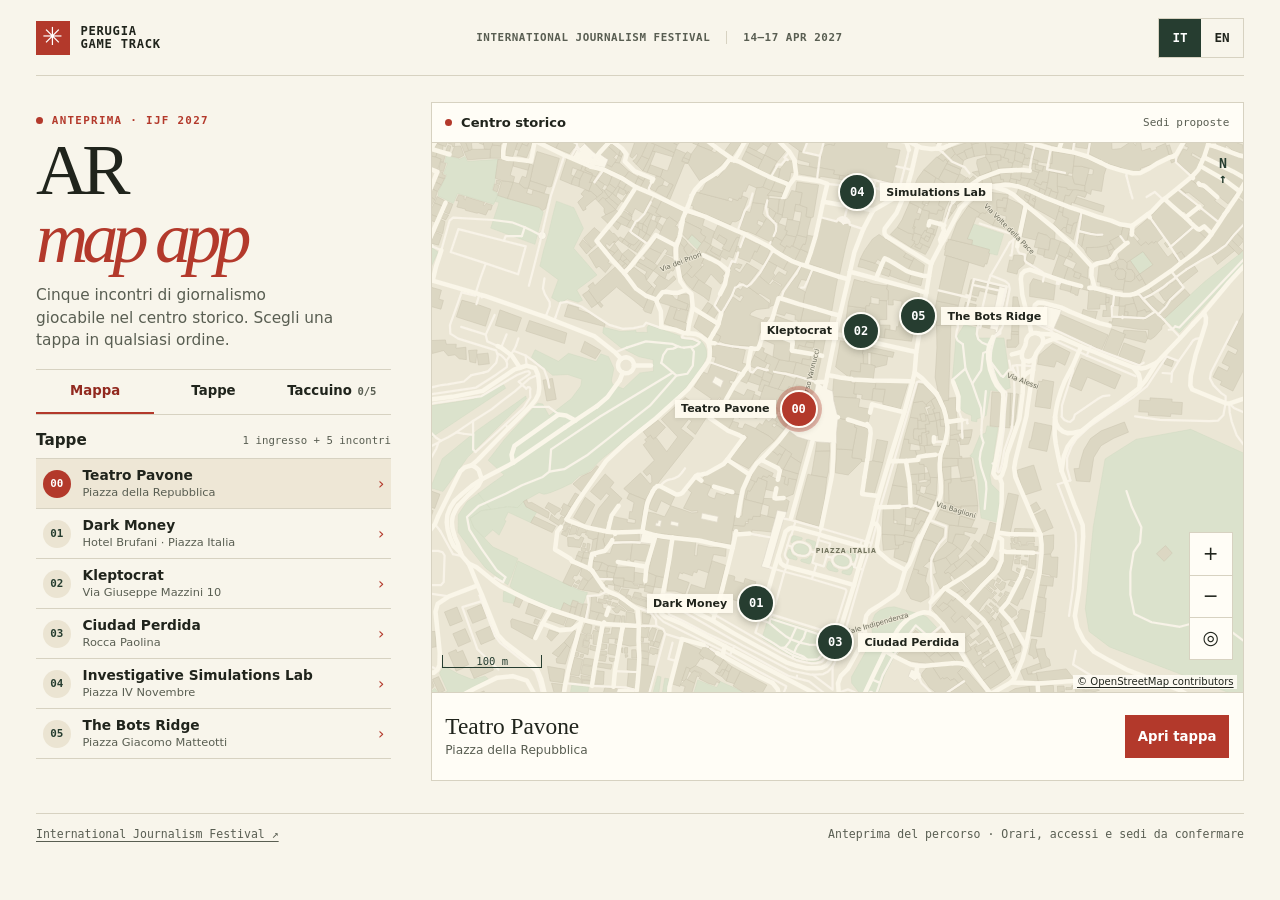
<file: index.html>
<!doctype html>
<html lang="it">
<head>
  <meta charset="utf-8">
  <meta name="viewport" content="width=device-width, initial-scale=1, viewport-fit=cover">
  <meta name="theme-color" content="#f8f5eb">
  <meta name="robots" content="noindex, nofollow">
  <meta name="description" content="Esplora la mappa del Perugia Game Track 2027.">
  <title>AR map app · Perugia Game Track</title>
  <link rel="stylesheet" href="./atlas.css">
  <script type="module" src="./atlas.js"></script>
</head>
<body>
  <a class="skip" href="#main" data-copy="skip">Vai al contenuto</a>
  <header class="mast">
    <a class="brand" href="./"><span class="brand-mark" aria-hidden="true">✳</span><span>PERUGIA<br>GAME TRACK</span></a>
    <span class="festival"><span>INTERNATIONAL JOURNALISM FESTIVAL</span><span>14–17 APR 2027</span></span>
    <div class="languages" aria-label="Language">
      <button type="button" lang="it" data-lang="it" aria-pressed="true">IT</button>
      <button type="button" lang="en" data-lang="en" aria-pressed="false">EN</button>
    </div>
  </header>
  <main id="main" class="atlas">
    <aside class="rail">
      <div class="intro">
        <p class="kicker"><span></span><span data-copy="edition">ANTEPRIMA · IJF 2027</span></p>
        <h1>AR <br><em>map app</em></h1>
        <p class="intro-copy" data-copy="intro">Cinque incontri di giornalismo giocabile nel centro storico. Scegli una tappa in qualsiasi ordine.</p>
      </div>
      <nav class="sections" aria-label="App">
        <button type="button" data-view="map" aria-pressed="true" data-copy="map">Mappa</button>
        <button type="button" data-view="list" aria-pressed="false" data-copy="stops">Tappe</button>
        <button type="button" data-view="journal" aria-pressed="false"><span data-copy="journal">Taccuino</span><span id="count">0/5</span></button>
      </nav>
      <section class="rail-section" aria-labelledby="list-title">
        <div class="list-heading"><h2 id="list-title" data-copy="stops">Tappe</h2><span data-copy="venueCount">1 ingresso + 5 incontri</span></div>
        <ol id="stops" class="stop-list"></ol>
      </section>
    </aside>

    <section id="map-view" class="workspace" aria-label="Mappa di Perugia">
      <div class="workspace-head"><div><span class="head-dot"></span><strong data-copy="historic">Centro storico</strong></div><span data-copy="mapStatus">Sedi proposte</span></div>
      <div id="map" class="map" tabindex="0" aria-label="Mappa di Perugia">
        <svg id="map-svg" xmlns="http://www.w3.org/2000/svg" aria-hidden="true"><image href="./map/perugia.svg" x="-200" y="-120" width="1400" height="1000"/></svg>
        <div id="pins" class="pins"></div>
        <span class="north" title="Nord" aria-hidden="true">N<br>↑</span>
        <div class="map-controls">
          <button type="button" data-zoom="in" data-label="zoomIn" aria-label="Ingrandisci">+</button>
          <button type="button" data-zoom="out" data-label="zoomOut" aria-label="Riduci">−</button>
          <button type="button" data-zoom="reset" data-label="reset" aria-label="Centra le tappe">◎</button>
        </div>
        <div id="scale" class="scale" aria-hidden="true"><span>100 m</span></div>
        <a class="attribution" href="https://www.openstreetmap.org/copyright" target="_blank" rel="noopener">© OpenStreetMap contributors</a>
      </div>
      <div id="selection"></div>
    </section>

    <section id="list-view" class="workspace" aria-labelledby="all-title" hidden>
      <div class="workspace-head"><strong id="all-title" data-copy="stops">Tappe</strong><span data-copy="venueCount">1 ingresso + 5 incontri</span></div>
      <ol id="all-stops" class="full-list"></ol>
    </section>

    <section id="journal-view" class="workspace journal" aria-labelledby="journal-title" hidden>
      <div class="workspace-head"><strong data-copy="journal">Taccuino</strong><span data-copy="local">Salvato su questo dispositivo</span></div>
      <div class="journal-body">
        <h2 id="journal-title" data-copy="collected">Incontri raccolti</h2>
        <p id="journal-empty" data-copy="empty">Completa un incontro per aggiungerlo al taccuino.</p>
        <ol id="journal-items" class="stop-list"></ol>
      </div>
    </section>
  </main>
  <dialog id="stop-dialog" aria-labelledby="stop-title">
    <div class="dialog-head"><span id="stop-kicker" class="kicker"></span><button type="button" data-close data-copy="close">Chiudi ×</button></div>
    <div id="stop-content" class="dialog-body"></div>
  </dialog>
  <footer class="foot"><a href="https://www.journalismfestival.com/" target="_blank" rel="noopener">International Journalism Festival ↗</a><span data-copy="footer">Anteprima del percorso · Orari, accessi e sedi da confermare</span></footer>
</body>
</html>
</file>
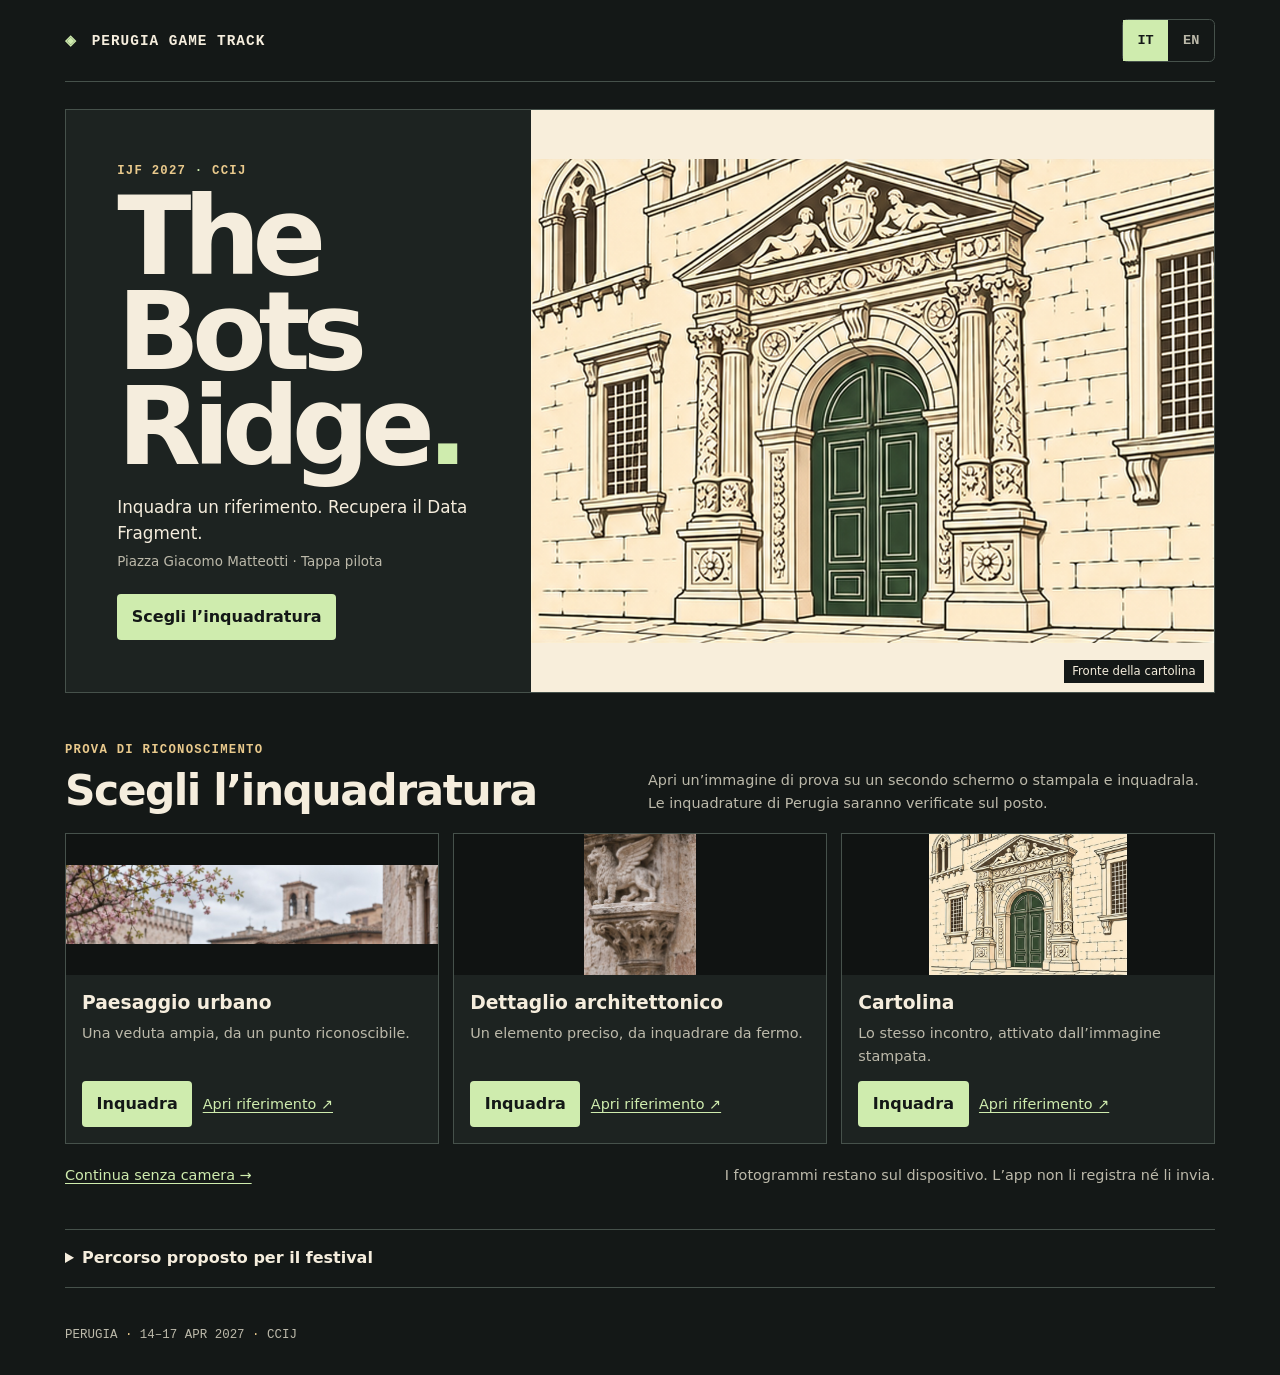
<file: pilot/index.html>
<!doctype html>
<html lang="it">
<head>
  <meta charset="utf-8">
  <meta name="viewport" content="width=device-width, initial-scale=1, viewport-fit=cover">
  <meta name="description" content="Private image-recognition pilot for the IJF Perugia Game Track.">
  <meta name="theme-color" content="#141817">
  <meta name="robots" content="noindex, nofollow">
  <title>The Bots Ridge · AR map app</title>
  <link rel="stylesheet" href="./styles.css">
  <script type="module" src="./app.js"></script>
</head>
<body>
  <a class="skip" href="#main" data-i="skip">Vai al contenuto</a>
  <header class="mast wrap">
    <a class="brand" href="../#tappa-bots-ridge" aria-label="Perugia Game Track"><span class="mark" aria-hidden="true">◈</span> PERUGIA GAME TRACK</a>
    <div class="locale" aria-label="Language">
      <button lang="it" type="button" data-lang="it" aria-pressed="true">IT</button>
      <button lang="en" type="button" data-lang="en" aria-pressed="false">EN</button>
    </div>
  </header>
  <main id="main" class="wrap">
    <section class="hero" aria-labelledby="title">
      <div class="hero-copy">
        <p class="eyebrow">IJF 2027 <span>·</span> CCIJ</p>
        <h1 id="title">The Bots<br>Ridge<span>.</span></h1>
        <p class="hero-text" data-i="intro">Inquadra un riferimento. Recupera il Data Fragment.</p>
        <p class="place" data-i="place">Piazza Giacomo Matteotti · Tappa pilota</p>
        <a class="primary hero-link" href="#scan" data-i="choose">Scegli l’inquadratura</a>
      </div>
      <figure class="hero-image">
        <img src="../postcards/bots-ridge.webp" width="1184" height="840" alt="">
        <figcaption data-i="illustration">Fronte della cartolina</figcaption>
      </figure>
    </section>

    <section id="scan" class="scan-area" aria-labelledby="scan-title">
      <div class="section-head">
        <div><p class="eyebrow" data-i="pilot">Prova di riconoscimento</p><h2 id="scan-title" data-i="choose">Scegli l’inquadratura</h2></div>
        <p data-i="sampleNotice">Queste sono immagini di prova. Apri il riferimento su un secondo schermo o stampalo e inquadralo. Le immagini di Perugia saranno verificate sul posto.</p>
      </div>
      <div class="target-grid">
        <article class="target"><img src="./targets/landscape.jpg" width="800" height="168" alt="" loading="lazy"><div class="target-body">
          <h3 data-i="landscape">Paesaggio urbano</h3><p data-i="landscapeCopy">Una veduta ampia, da un punto riconoscibile.</p>
          <div class="target-actions"><button type="button" class="primary" data-scan="landscape" data-i="scanButton">Inquadra</button><a href="./targets/landscape.jpg" target="_blank" rel="noopener" data-i="guide">Apri riferimento ↗</a></div>
        </div></article>
        <article class="target"><img src="./targets/detail.jpg" width="450" height="570" alt="" loading="lazy"><div class="target-body">
          <h3 data-i="detail">Dettaglio architettonico</h3><p data-i="detailCopy">Un elemento preciso, da inquadrare da fermo.</p>
          <div class="target-actions"><button type="button" class="primary" data-scan="detail" data-i="scanButton">Inquadra</button><a href="./targets/detail.jpg" target="_blank" rel="noopener" data-i="guide">Apri riferimento ↗</a></div>
        </div></article>
        <article class="target"><img src="../postcards/bots-ridge.webp" width="1184" height="840" alt="" loading="lazy"><div class="target-body">
          <h3 data-i="postcard">Cartolina</h3><p data-i="postcardCopy">Lo stesso incontro, attivato dall’immagine stampata.</p>
          <div class="target-actions"><button type="button" class="primary" data-scan="postcard" data-i="scanButton">Inquadra</button><a href="../postcards/bots-ridge.webp" target="_blank" rel="noopener" data-i="guide">Apri riferimento ↗</a></div>
        </div></article>
      </div>
      <div class="fallback"><button class="text-button" type="button" data-fallback data-i="fallback">Continua senza camera →</button><p data-i="privacy">I fotogrammi restano sul dispositivo. L’app non li registra né li invia.</p></div>
    </section>

    <section id="encounter" class="encounter" aria-labelledby="encounter-title" hidden>
      <p id="encounter-method" class="eyebrow"></p>
      <h2 id="encounter-title" tabindex="-1">Data Fragment</h2>
      <p data-i="clue">Un frammento è una traccia da verificare. Che cosa controlleresti prima di usarla in un’inchiesta?</p>
      <div class="encounter-actions"><button id="collect" class="primary" type="button" data-i="collect">Raccogli il frammento</button><span id="progress" role="status"></span></div>
      <p class="related"><a class="text-link" href="https://www.fortnite.com/%40ccij/6120-3593-0647" target="_blank" rel="noopener" data-i="related">Esplora The Data Vault Canyon su Fortnite ↗</a></p>
      <a class="text-link" href="#scan" data-i="tryAnother">Prova un’altra inquadratura ↑</a>
    </section>

    <details class="route">
      <summary data-i="route">Percorso proposto per il festival</summary>
      <p data-i="routeNote">La prova interattiva è disponibile alla tappa CCIJ. Le sedi delle tappe sono proposte.</p>
      <ol>
        <li>Teatro Pavone <span data-i="entry">Ingresso</span></li>
        <li>Hotel Brufani <span>Dark Money</span></li>
        <li>Via Giuseppe Mazzini 10 <span>Kleptocrat</span></li>
        <li>Rocca Paolina <span>Ciudad Perdida</span></li>
        <li>Piazza IV Novembre <span>Investigative Simulations Lab</span></li>
        <li>Piazza Giacomo Matteotti <a href="#scan">The Bots Ridge ↗</a></li>
      </ol>
    </details>
  </main>
  <dialog id="scanner" aria-labelledby="scanner-title">
    <div class="dialog-head"><h2 id="scanner-title"></h2><button id="close" type="button" class="text-button" data-i="close">Chiudi</button></div>
    <div class="viewfinder">
      <video id="camera" autoplay muted playsinline aria-hidden="true"></video>
      <div class="view-frame" aria-hidden="true"></div>
      <img id="postcard-reveal" src="../postcards/bots-ridge.webp" width="1184" height="840" alt="" aria-hidden="true">
    </div>
    <p id="camera-status" role="status" aria-live="polite"></p>
    <div class="scanner-actions"><button type="button" class="text-button" data-scan="postcard" data-i="tryCard">Prova la cartolina</button><button type="button" class="text-button" data-fallback data-i="fallback">Continua senza camera →</button></div>
  </dialog>
  <footer class="wrap">PERUGIA <span>·</span> 14–17 APR 2027 <span>·</span> CCIJ</footer>
</body>
</html>
</file>
<file: atlas.css>
:root{color-scheme:light;--paper:#f8f5eb;--card:#fffdf6;--ink:#20241c;--muted:#595e52;--line:#d7d2c1;--red:#b3392b;--red-dark:#92291f;--green:#263d30;--map:#ebe6d5;--mono:ui-monospace,'SFMono-Regular',Consolas,monospace}
*{box-sizing:border-box}
body{margin:0;background:var(--paper);color:var(--ink);font:1rem/1.48 system-ui,sans-serif}
[hidden]{display:none!important}
h1,h2,h3,p,ol{margin:0}
a{color:inherit;text-underline-offset:.23em}
button{color:inherit;font:inherit;cursor:pointer}
button:focus-visible,a:focus-visible,[tabindex]:focus-visible{outline:3px solid #296049;outline-offset:4px}
.skip{position:absolute;z-index:5;top:.4rem;left:.6rem;transform:translateY(-140%);padding:.65rem;background:var(--card)}
.skip:focus{transform:none}
.mast,.foot,.atlas{width:min(calc(100% - 4.5rem),1450px);margin-inline:auto}
.mast{height:76px;display:flex;align-items:center;justify-content:space-between;gap:1rem;border-bottom:1px solid var(--line)}
.brand{display:inline-flex;gap:.65rem;align-items:center;text-decoration:none;font:800 .76rem/1.02 var(--mono);letter-spacing:.06em}
.brand-mark{display:grid;place-items:center;width:34px;height:34px;background:var(--red);color:white;font:normal 1.55rem/1 system-ui}
.festival{display:flex;gap:1rem;color:var(--muted);font:700 .68rem var(--mono);letter-spacing:.05em}
.festival span+span{border-left:1px solid var(--line);padding-left:1rem}
.languages{display:flex;border:1px solid var(--line)}
.languages button{border:0;background:transparent;min-width:42px;min-height:38px;font:700 .79rem var(--mono)}
.languages button[aria-pressed=true]{background:var(--green);color:white}
.atlas{display:grid;grid-template-columns:minmax(300px,355px) minmax(0,1fr);gap:clamp(1.4rem,3.1vw,3.25rem);padding:1.6rem 0 2rem;align-items:start}
.rail{min-width:0}
.intro{padding:.7rem 0 1.05rem}
.kicker{display:flex;align-items:center;gap:.55rem;color:var(--red);font:800 .68rem/1.5 var(--mono);letter-spacing:.12em}
.kicker>span:first-child:empty,.head-dot{width:7px;height:7px;border-radius:50%;background:var(--red)}
h1{font-family:Georgia,serif;font-size:clamp(3.35rem,5.65vw,6rem);line-height:.93;letter-spacing:-.082em;margin:.52rem 0 .75rem;font-weight:normal}
h1 em{font-weight:normal;color:var(--red)}
.intro-copy{max-width:31ch;color:var(--muted);font-size:.96rem}
.sections{display:flex;border-block:1px solid var(--line);margin:0 0 .9rem}
.sections button{background:none;border:0;border-bottom:2px solid transparent;padding:.6rem .48rem;min-height:44px;font-weight:700;font-size:.83rem;flex:1;white-space:nowrap}
.sections button[aria-pressed=true]{border-bottom-color:var(--red);color:var(--red-dark)}
#count{display:inline-block;margin-left:.35rem;font:700 .66rem var(--mono);color:var(--muted)}
.list-heading{display:flex;justify-content:space-between;align-items:center;gap:.4rem;margin-bottom:.42rem}
.list-heading h2{font-size:.95rem}
.list-heading>span{color:var(--muted);font:.67rem var(--mono)}
.stop-list{padding:0;list-style:none}
.stop-list li{border-bottom:1px solid var(--line)}
.stop-list li:first-child{border-top:1px solid var(--line)}
.stop-list button{background:none;border:0;text-align:left;width:100%;min-height:49px;display:grid;grid-template-columns:31px minmax(0,1fr) 18px;gap:.55rem;align-items:center;padding:.33rem .42rem}
.stop-list button:hover,.stop-list button[aria-current=true]{background:#eee7d6}
.stop-num{width:28px;height:28px;display:grid;place-items:center;background:#ebe4d2;color:var(--green);font:800 .68rem var(--mono);border-radius:50%}
[aria-current=true] .stop-num{color:white;background:var(--red)}
.stop-text{min-width:0;display:grid;gap:.06rem}
.stop-text strong{font-size:.86rem;line-height:1.16}
.stop-text small{font-size:.71rem;color:var(--muted);line-height:1.25}
.stop-arrow{color:var(--red);text-align:right}
.workspace{overflow:hidden;border:1px solid var(--line);background:var(--card);min-width:0}
.workspace-head{display:flex;align-items:center;justify-content:space-between;padding:.62rem .85rem;border-bottom:1px solid var(--line);font-size:.82rem}
.workspace-head>div{display:flex;align-items:center;gap:.55rem}
.workspace-head>span{font:.69rem var(--mono);color:var(--muted)}
.map{height:clamp(420px,61vh,700px);position:relative;overflow:hidden;background:var(--map);cursor:grab;touch-action:pan-y;isolation:isolate}
.map.is-dragging{cursor:grabbing}
#map-svg,.pins{position:absolute;inset:0;width:100%;height:100%;pointer-events:none}
.pin{position:absolute;transform:translate(-50%,-50%);width:38px;height:38px;padding:0;display:grid;place-items:center;border:2px solid var(--card);border-radius:50%;background:var(--green);color:white;font:800 .75rem var(--mono);box-shadow:0 2px 7px #24271b44;pointer-events:auto;touch-action:manipulation}
.pin:hover,.pin[aria-pressed=true]{background:var(--red);z-index:2}
.pin[aria-pressed=true]{box-shadow:0 0 0 4px #b3392b55,0 2px 7px #24271b44}
.pin span{position:absolute;left:calc(100% + 6px);top:50%;transform:translateY(-50%);padding:.16rem .38rem;background:#fffcf0ee;color:var(--ink);white-space:nowrap;font:750 .69rem system-ui;box-shadow:0 1px 4px #25251c18}
.pin.label-left span{left:auto;right:calc(100% + 6px)}
.north{position:absolute;top:.8rem;right:1rem;text-align:center;line-height:1.15;font:800 .83rem var(--mono);color:var(--green);pointer-events:none}
.map-controls{position:absolute;bottom:2rem;right:.65rem;display:grid;border:1px solid var(--line);background:var(--card)}
.map-controls button{width:42px;height:42px;border:0;background:none;font-size:1.18rem}
.map-controls button+button{border-top:1px solid var(--line)}
.map-controls button:disabled{color:#7d7e72;cursor:default}
.scale{position:absolute;left:.65rem;bottom:1.5rem;border:1px solid var(--green);border-top:0;text-align:center;color:var(--green);font:.66rem var(--mono);pointer-events:none}
.attribution{position:absolute;right:.35rem;bottom:.2rem;background:#fffdf6d9;padding:.09rem .24rem;font:.63rem system-ui;z-index:3}
#selection{min-height:88px;border-top:1px solid var(--line);display:flex;align-items:center;justify-content:space-between;gap:.75rem;padding:.6rem .85rem}
#selection h2{font:normal 1.46rem/1.2 Georgia,serif}
#selection p{font-size:.76rem;color:var(--muted);margin-top:.12rem}
.action{background:var(--red);border:1px solid var(--red);color:white;min-height:43px;padding:.51rem .75rem;font-size:.83rem;font-weight:750;text-decoration:none;display:inline-flex;align-items:center;justify-content:center;text-align:center}
.action:hover{background:var(--red-dark)}
#selection .action{flex:none}
.action.secondary{background:transparent;color:var(--green);border-color:var(--line)}
.action.secondary:hover{background:#eee7d6}
.journal-body{padding:1rem}
.journal-body h2{font:normal 2rem Georgia,serif;margin-bottom:.5rem}
.journal-body p{color:var(--muted)}
.foot{display:flex;justify-content:space-between;gap:1rem;border-top:1px solid var(--line);padding:.85rem 0 1.4rem;font:.72rem var(--mono);color:var(--muted)}
dialog{background:var(--card);color:var(--ink);border:1px solid var(--line);padding:0;width:min(93vw,560px);max-height:88dvh;overflow:auto}
dialog::backdrop{background:#292c25a8}
.dialog-head{padding:.5rem 1rem;display:flex;justify-content:space-between;align-items:center;border-bottom:1px solid var(--line);gap:.5rem}
.dialog-head button{min-height:44px;border:0;background:none;text-decoration:underline;text-underline-offset:.2em}
.dialog-body{padding:1.2rem 1rem 1.4rem}
.dialog-body h2{font:normal clamp(2.1rem,5vw,3.15rem)/1 Georgia,serif;letter-spacing:-.055em;margin:.23rem 0 .45rem}
.dialog-body p{margin-bottom:.8rem}
.dialog-place,.demo-note{font-size:.8rem;color:var(--muted)}
.stop-postcard{margin:0 0 1rem}
.stop-postcard img{display:block;width:100%;height:auto;border:1px solid var(--line)}
.stop-postcard figcaption{margin-top:.35rem;color:var(--muted);font-size:.8rem}
.encounter{margin:.9rem 0;border:1px solid var(--line);background:var(--paper);padding:.75rem}
.encounter h3{font-size:1rem;margin-bottom:.23rem}
.encounter p{font-size:.89rem;margin:.32rem 0 .55rem}
.stop-actions{display:flex;flex-wrap:wrap;gap:.45rem}
.totals{font-size:.82rem;color:var(--green)}
@media(max-width:900px){.mast,.foot,.atlas{width:calc(100% - 2rem)}.atlas{grid-template-columns:minmax(220px,285px) minmax(0,1fr);gap:1rem}.pin span{font-size:.63rem}}
@media(max-width:700px){.mast,.foot,.atlas{width:calc(100% - 1.25rem)}.mast{height:59px}.festival span:first-child{display:none}.festival span+span{border:0;padding:0}.atlas{display:block;padding-top:.6rem}.intro{padding:.4rem 0 .7rem}h1{font-size:clamp(2.85rem,11vw,4.3rem);margin:.25rem 0 .4rem}h1 br{display:none}h1 em{margin-left:.15em}.intro-copy{max-width:none;font-size:.88rem}.sections{margin-bottom:.65rem}.rail-section{display:none}.map{height:clamp(360px,49vh,520px);touch-action:none}.pin span{display:none}.pin{width:35px;height:35px}.workspace-head{padding:.48rem .62rem}#selection{padding:.55rem .62rem}#selection h2{font-size:1.27rem}.foot{flex-wrap:wrap}}
@media(prefers-reduced-motion:no-preference){.pin:hover{filter:brightness(1.06)}}

body:not([data-view=map]) .rail-section{display:none}
.full-list{display:grid;grid-template-columns:repeat(2,minmax(0,1fr));gap:.65rem;list-style:none;padding:.8rem}
.full-list button{width:100%;min-height:126px;display:grid;grid-template-columns:34px minmax(0,1fr) 18px;align-items:center;gap:.55rem;background:var(--paper);border:1px solid var(--line);padding:.7rem;text-align:left}
.full-list button:hover,.full-list button[aria-current=true]{background:#eee7d6}
.full-list .stop-text strong{font:normal 1.42rem/1.1 Georgia,serif}
.full-list .stop-text small{margin-top:.2rem}
@media(max-width:700px){.full-list{grid-template-columns:1fr;padding:.55rem;gap:.4rem}.full-list button{min-height:70px}.full-list .stop-text strong{font-size:1.25rem}}
</file>
<file: pilot/styles.css>
:root{color-scheme:dark;--ink:#141817;--panel:#1d2321;--sand:#f5eddd;--quiet:#bcb9aa;--line:#46514b;--mint:#cfecae;--ochre:#e9c98c;--mono:ui-monospace,SFMono-Regular,Consolas,monospace}
*{box-sizing:border-box}
html{scroll-behavior:smooth}
body{margin:0;background:var(--ink);color:var(--sand);font:1rem/1.55 system-ui,sans-serif}
[hidden]{display:none!important}
.wrap{width:min(calc(100% - 3rem),1150px);margin-inline:auto}
a{color:inherit;text-underline-offset:.24em}
button{cursor:pointer;font:inherit}
a:focus-visible,button:focus-visible,summary:focus-visible{outline:3px solid var(--ochre);outline-offset:4px}
.skip{position:absolute;top:.3rem;left:.5rem;background:var(--ink);padding:.65rem;transform:translateY(-150%)}
.skip:focus{transform:none;z-index:2}
.mast{padding:1.2rem 0;display:flex;justify-content:space-between;align-items:center;gap:1rem;border-bottom:1px solid var(--line)}
.brand{font:700 .9rem var(--mono);letter-spacing:.07em;text-decoration:none}
.mark{color:var(--mint);margin-right:.35em}
.locale{display:flex;border:1px solid var(--line);border-radius:.35rem}
.locale button{background:transparent;border:0;color:var(--quiet);width:2.85rem;min-height:2.55rem;font:700 .85rem var(--mono)}
.locale button[aria-pressed=true]{background:var(--mint);color:var(--ink)}
.hero{display:grid;grid-template-columns: .92fr 1.35fr;align-items:stretch;min-height:420px;margin-block:1.7rem 3rem;border:1px solid var(--line);background:var(--panel)}
.hero-copy{padding:clamp(1.4rem,4vw,3.2rem);align-self:center}
.eyebrow{color:var(--ochre);font:700 .77rem/1.5 var(--mono);letter-spacing:.1em;text-transform:uppercase;margin:0 0 .65rem}
.eyebrow span,.hero h1 span{color:var(--mint)}
h1,h2,h3,p,figure{margin:0}
h1{font-size:clamp(3.65rem,8.5vw,7rem);line-height:.87;letter-spacing:-.075em}
h2{font-size:clamp(1.55rem,3.5vw,2.65rem);line-height:1.05;letter-spacing:-.035em}
h3{font-size:1.17rem;line-height:1.25}
.hero-text{margin:1.2rem 0 .4rem;font-size:1.05rem}
.place{color:var(--quiet);font-size:.84rem}
.primary{display:inline-flex;align-items:center;justify-content:center;min-height:44px;background:var(--mint);color:var(--ink);border:1px solid transparent;border-radius:.25rem;padding:.6rem .85rem;text-decoration:none;font-weight:700}
.primary:hover{background:#e7f4d5}
.primary:disabled{background:var(--line);color:var(--sand);cursor:default}
.hero-link{margin-top:1.35rem}
.hero-image{position:relative;min-height:200px;background:#f8eedb}
.hero-image img{width:100%;height:100%;position:absolute;inset:0;object-fit:contain;object-position:center}
.hero-image figcaption{position:absolute;bottom:.55rem;right:.65rem;background:var(--ink);color:var(--sand);padding:.15rem .5rem;font-size:.73rem}
.scan-area,.encounter{scroll-margin-top:1rem}
.section-head{display:grid;grid-template-columns:1fr 1fr;gap:1rem;align-items:end;margin-bottom:1.2rem}
.section-head>p,.fallback p,.target p,.route p{color:var(--quiet);font-size:.9rem}
.target-grid{display:grid;grid-template-columns:repeat(3,minmax(0,1fr));gap:.9rem}
.target{display:flex;flex-direction:column;background:var(--panel);border:1px solid var(--line)}
.target>img{width:100%;height:8.8rem;object-fit:contain;background:#101312}
.target-body{padding:1rem;display:flex;flex:1;flex-direction:column;gap:.5rem}
.target-actions{margin-top:auto;padding-top:.4rem;display:flex;flex-wrap:wrap;align-items:center;gap:.65rem}
.target-actions a,.text-button,.text-link{color:var(--mint);font-size:.9rem}
.text-button{min-height:44px;border:0;background:none;text-decoration:underline;text-underline-offset:.22em;padding:.35rem 0}
.fallback{display:flex;align-items:center;justify-content:space-between;flex-wrap:wrap;gap:.2rem 1rem;margin-top:.55rem}
.encounter{margin:2rem 0;padding:1.6rem;border:1px solid var(--mint);background:var(--panel)}
.encounter p:not(.eyebrow){margin:.75rem 0}
.encounter-actions{display:flex;align-items:center;flex-wrap:wrap;gap:.8rem;margin-bottom:.8rem}
.route{margin:2rem 0;border-block:1px solid var(--line);padding:1rem 0}
.route summary{cursor:pointer;font-weight:700}
.route p{margin-top:.6rem}
.route ol{margin-bottom:0}
.route li{padding:.25rem 0}
.route li span,.route li a{margin-left:.5rem;color:var(--mint)}
footer{padding:.5rem 0 2rem;color:var(--quiet);font:.78rem var(--mono)}
footer span{color:var(--ochre)}
dialog{background:var(--panel);color:var(--sand);border:1px solid var(--line);border-radius:.35rem;padding:1rem;width:min(92vw,620px);max-height:90dvh;overflow:auto}
dialog::backdrop{background:#080908dd}
.dialog-head,.scanner-actions{display:flex;flex-wrap:wrap;align-items:center;justify-content:space-between;gap:.3rem 1rem}
.dialog-head h2{font-size:1.35rem}
#postcard-reveal{position:absolute;inset:0;width:100%;height:100%;object-fit:contain;opacity:0;pointer-events:none;transition:opacity .3s ease}
#postcard-reveal.visible{opacity:1}
@media(prefers-reduced-motion:reduce){#postcard-reveal{transition:none}}
.viewfinder{margin:.5rem 0;position:relative;height:min(52dvh,440px);background:#101312;overflow:hidden}
video{width:100%;height:100%;object-fit:contain}
.view-frame{position:absolute;inset:15% 9%;border:1px solid var(--mint);border-radius:.3rem;pointer-events:none}
#camera-status{min-height:2.7em}
@media(max-width:760px){.wrap{width:calc(100% - 1.5rem)}.hero{grid-template-columns:1fr;min-height:0;margin-bottom:2rem}.hero-image{min-height:210px}.section-head{grid-template-columns:1fr;gap:.55rem}.target-grid{grid-template-columns:1fr}.target{display:grid;grid-template-columns:minmax(100px,.7fr) 1fr}.target>img{height:100%;min-height:125px;max-height:170px}.brand{font-size:.76rem}}
@media(prefers-reduced-motion:reduce){html{scroll-behavior:auto}}
</file>
